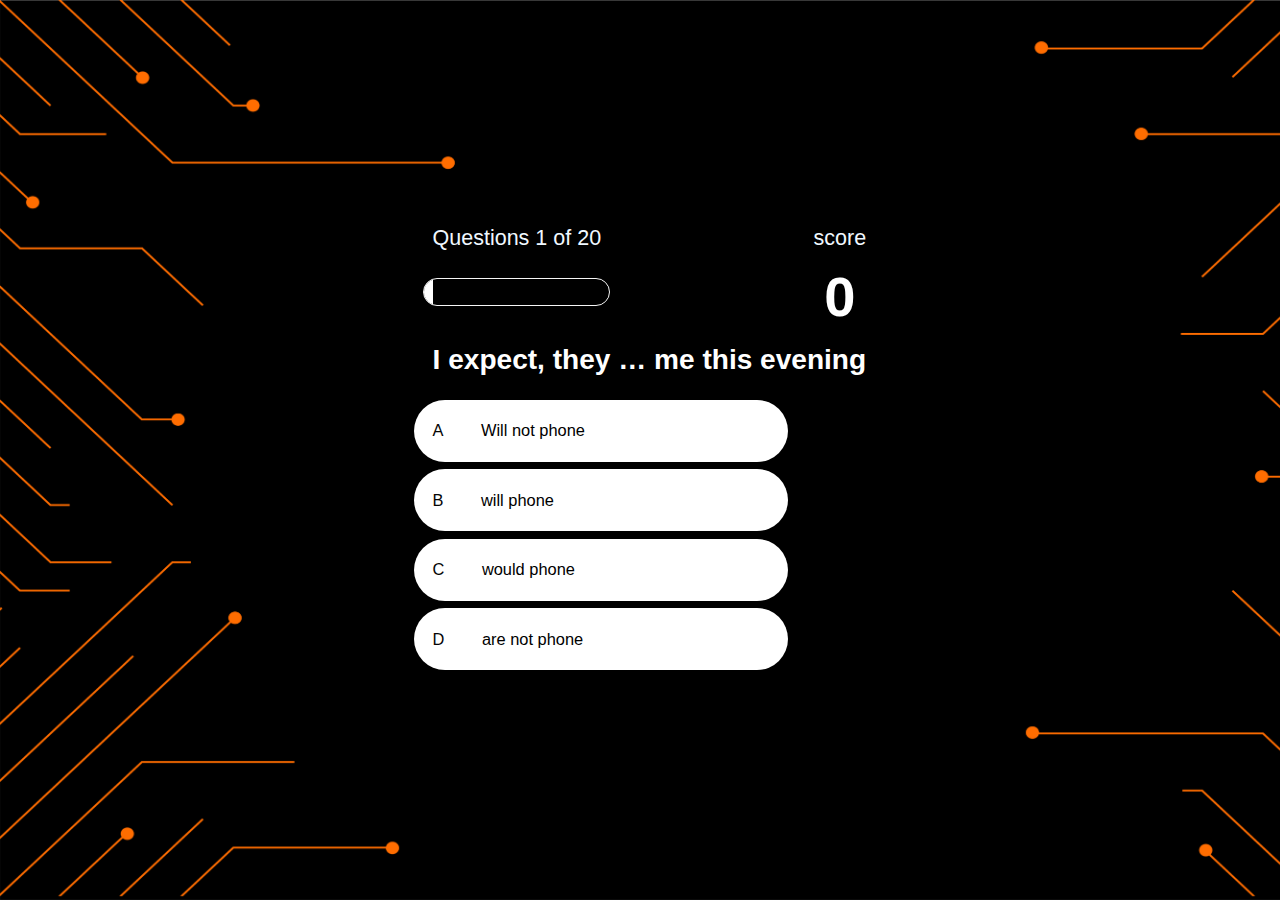
<file: Quizz.html>
<!DOCTYPE html>
<html lang="en">
  <head>
    <meta charset="UTF-8" />
    <meta http-equiv="X-UA-Compatible" content="IE=edge" />
    <meta name="viewport" content="width=device-width, initial-scale=1.0" />
    <title>Quiz</title>
    <link rel="stylesheet" href="cssgame.css" />
    <link rel="stylesheet" href="Quizz.css" />
  </head>
  <body>
    <div class="container">
      <div id="game" class="justify-center flex-column">
        <div id="hud">
          <div class="hud-item">
            <p id="progressText" class="hud-prefix">Question</p>
            <div id="progressBar">
              <div id="progressBarFull"></div>
            </div>
          </div>
          <div class="hud-item">
            <p class="hud-prefix">score</p>
            <h3 class="hud-main-text" id="score">0</h3>
          </div>
        </div>
        <h1 id="question">Jawablah dengan tepat</h1>
        <div class="choice-container">
          <p class="choice-prefix">A</p>
          <p class="choice-text" data-number="1">choice</p>
        </div>
        <div class="choice-container">
          <p class="choice-prefix">B</p>
          <p class="choice-text" data-number="2">choice</p>
        </div>
        <div class="choice-container">
          <p class="choice-prefix">C</p>
          <p class="choice-text" data-number="3">choice</p>
        </div>
        <div class="choice-container">
          <p class="choice-prefix">D</p>
          <p class="choice-text" data-number="4">choice</p>
        </div>
      </div>
    </div>
    <script src="https://code.jquery.com/jquery-3.6.0.min.js"></script>

    <!-- script game -->
    <script src="javagame.js"></script>
    <script>
      document.addEventListener(
        "contextmenu",
        function (e) {
          e.preventDefault();
        },
        false
      );
    </script>
  </body>
</html>
</file>
<file: cssgame.css>
/* ---- background ---- */
body {
  background-image: url(background.jpg);
  background-size: cover;
}
#button {
  position: absolute;
  background: #0a0a0a;
  top: 22%;
  left: 0%;
  width: 10%;
}
:root {
  background-color: #0a0a0a;
}
* {
  box-sizing: border-box;
  justify-content: center;
  margin: 0;
  padding: 0;
  font-size: 58.5%;
  font-family: "Lucida Sans", "Lucida Sans Regular", "Lucida Grande", "Lucida Sans Unicode", Geneva, Verdana, sans-serif;
}

#question {
  font-size: 3rem;
  color: rgb(255, 255, 255);
  font-family: "Lucida Sans", "Lucida Sans Regular", "Lucida Grande", "Lucida Sans Unicode", Geneva, Verdana, sans-serif;
  margin-bottom: 2rem;
  justify-content: center;
}
h1 {
  font-size: 4rem;
  margin-bottom: 2rem;
  margin-left: 2rem;
  color: aliceblue;
}

h2 {
  font-size: 2rem;
  margin-bottom: 2rem;
}
h3 {
  font-size: 6rem;
}

.container {
  height: 100vh;
  display: flex;
  justify-content: center;
  align-items: center;
  max-width: 88rem;
  margin: 0 auto;
  padding: 2rem;
}
.flex-column {
  display: flex;
  flex-direction: column;
}

.flex-center {
  justify-content: center;
  align-items: center;
}

.justify-center {
  justify-content: center;
}

.text-center {
  text-align: center;
}

.hidden {
  display: none;
}

.btn {
  font-size: 2.3rem;
  padding: 2rem 0rem;
  width: 30rem;
  color: black;
  text-align: center;
  margin-bottom: 2rem;
  text-decoration: none;
  background: rgb(246, 244, 244);
  border-radius: 12px;
}

.btn:hover {
  cursor: pointer;
  box-shadow: 0 0.4rem 1.4rem 0 rgba(255, 2, 2, 0.6);
  transition: transform 150ms;
  transform: scale(1.06);
}

.btn[disabled]:hover {
  cursor: not-allowed;
  box-shadow: none;
  transform: none;
}

#highscore-btn {
  background-color: linear-gradient(90deg, rgb(249, 226, 54) 0%, rgb(158, 150, 72) 100%);
  font-family: "Lucida Sans", "Lucida Sans Regular", "Lucida Grande", "Lucida Sans Unicode", Geneva, Verdana, sans-serif;
}
#highscore-btn:hover {
  box-shadow: 0 0.4rem 1.4rem 0 rgba(240, 0, 0, 0.5);
}
.fa-crown {
  font-size: 2.5rem;
  margin-left: 0rem;
}

/* CSS END GAME.HTML */
.end-form-container {
  width: 100%;
  display: flex;
  flex-direction: column;
  align-items: center;
  max-width: 30rem;
}
input {
  margin-bottom: 1rem;
  width: 30rem;
  padding: 1.5rem;
  font-size: 1.8rem;
  border: none;
  box-shadow: 0 0.1rem 1.4rem 0 rgba(232, 3, 3, 0.6);
}

input::placeholder {
  color: #aaa;
}

#username {
  margin-bottom: 3rem;
  width: 100%;
  outline: none;
}

#end-text {
  font-size: 2.4rem;
  color: rgb(250, 240, 240);
  text-align: center;
}

#saveScoreBtn {
  border: none;
}

.fa-home {
  margin-left: 1rem;
  font-size: 2.3rem;
  color: rgb(28, 26, 26);
}
/* send */
#saveScoreBtn {
  position: relative;
  display: inline-block;
  background: #f3f3f3;
  color: #060506;
  overflow: hidden;
}

#saveScoreBtn:focus {
  animation: morph 1.25s forwards;
}

#saveScoreBtn > * {
  position: absolute;
  transform: translate(-0%, -1341%);
  width: 100%;
}

.fa-sharp {
  display: none;
  font-size: 5.4rem;
  left: 50%;
  top: 50%;
  transform: translate(-50%, -50%);
  width: 100%;
}

#saveScoreBtn:focus .submit {
  animation: reveal 0.5s 1.25s forwards;
}

#saveScoreBtn:focus .fa-sharp {
  display: block;
  animation: takeoff 2s forwards;
}

@keyframes reveal {
  100% {
    opacity: 1;
    visibility: visible;
  }
}

@keyframes morph {
  10%,
  80% {
    width: 50px;
    border-radius: 50%;
    background: #000000;
    color: #fffdfd;
  }
  100% {
    background: #f3f3f3;
    color: #000000;
  }
}

@keyframes takeoff {
  5%,
  15%,
  25%,
  35%,
  45% {
    transform: translate(-47%, -50%);
  }
  10%,
  20%,
  30%,
  40%,
  50% {
    transform: translate(-53%, -50%);
  }
  90% {
    transform: translate(100px, -100px);
  }
  100% {
    transform: translate(100px, -100px);
  }
}
</file>
<file: Quizz.css>
body {
  color: rgb(252, 252, 252);
}

.choice-container {
  display: flex;
  justify-content: center;
  margin-bottom: 0.8rem;
  width: 100px;
  border-radius: 50px;
  background: rgb(255, 255, 255);
  font-size: 3rem;
  color: black;
  min-width: 40rem;
}
.choice-container:hover {
  cursor: pointer;
  box-shadow: 0 0.4rem 1.4 rem 0 rgb(246, 245, 245);
  transform: scale(1.05);
  transform: transform 100ms;
}
.choice-prefix {
  padding: 2rem 2rem;
  color: rgb(5, 5, 5);
}
.choice-text {
  padding: 2rem;
  width: 100%;
}
.correct {
  background: linear-gradient(32deg, rgba(11, 223, 36) 0%, rgb(41, 232, 11) 100%);
}
.incorrect {
  background: linear-gradient(32deg, rgba(230, 29, 29, 1) 0%, rgb(224, 11, 11, 1) 100%);
}
/* score */
#hud {
  display: flex;
  justify-content: space-between;
  margin-left: 1rem;
}

.hud-prefix {
  text-align: center;
  color: aliceblue;
  font-size: 2.3rem;
}
.hud-main-text {
  text-align: center;
  color: #fff;
}

#progressBar {
  width: 20rem;
  height: 3rem;
  border: 0.2rem solid rgb(245, 245, 245);
  margin-top: 2.5rem;
  border-radius: 50px;
  overflow: hidden;
}

#progressBarFull {
  height: 100%;
  background: rgb(255, 255, 255);
  width: 0%;
}

@media screen and (max-width: 768px) {
  .choice-container {
    min-width: 40rem;
  }
}
/* loader game.html */
* {
  border: 0;
  box-sizing: border-box;
  margin: 0;
  padding: 0;
}
.loader-wrapper {
  width: 100%;
  height: 100%;
  font-size: 330%;
  top: 0;
  left: 0;
  position: absolute;
  display: flex;
  justify-content: center;
  align-items: center;
  background-color: rgba(111, 115, 177, 0.946);
}
:root {
  --hue: 223;
  --bg: hsl(var(--hue), 10%, 90%);
  --fg: hsl(var(--hue), 10%, 10%);
  font-size: calc(16px + (24 - 16) * () / (1280 - 320));
}

body {
  background-color: var(--bg);
  color: var(--fg);
  font: 1em/1.5 sans-serif;
  height: 100vh;
  display: grid;
  place-items: center;
  transition: background-color 0.3s;
}
main {
  padding: 1.5em 0;
}

.pl,
.pl__worm {
  animation-duration: 3s;
  animation-iteration-count: infinite;
}
.pl {
  animation-name: bump;
  animation-timing-function: linear;
  width: 8em;
  height: 8em;
}
.pl__ring {
  stroke: hsla(var(--hue), 10%, 10%, 0.1);
  transition: stroke 0.3s;
}
.pl__worm {
  animation-name: worm;
  animation-timing-function: cubic-bezier(0.42, 0.17, 0.75, 0.83);
}

/* Dark theme */
@media (prefers-color-scheme: dark) {
  :root {
    --bg: hsl(var(--hue), 10%, 10%);
    --fg: hsl(var(--hue), 10%, 90%);
  }
  .pl__ring {
    stroke: hsla(var(--hue), 10%, 90%, 0.1);
  }
}

/* Animations */
@keyframes bump {
  from,
  42%,
  46%,
  51%,
  55%,
  59%,
  63%,
  67%,
  71%,
  74%,
  78%,
  81%,
  85%,
  88%,
  92%,
  to {
    transform: translate(0, 0);
  }
  44% {
    transform: translate(1.33%, 6.75%);
  }
  53% {
    transform: translate(-16.67%, -0.54%);
  }
  61% {
    transform: translate(3.66%, -2.46%);
  }
  69% {
    transform: translate(-0.59%, 15.27%);
  }
  76% {
    transform: translate(-1.92%, -4.68%);
  }
  83% {
    transform: translate(9.38%, 0.96%);
  }
  90% {
    transform: translate(-4.55%, 1.98%);
  }
}
@keyframes worm {
  from {
    stroke-dashoffset: 10;
  }
  25% {
    stroke-dashoffset: 295;
  }
  to {
    stroke-dashoffset: 1165;
  }
}
</file>
